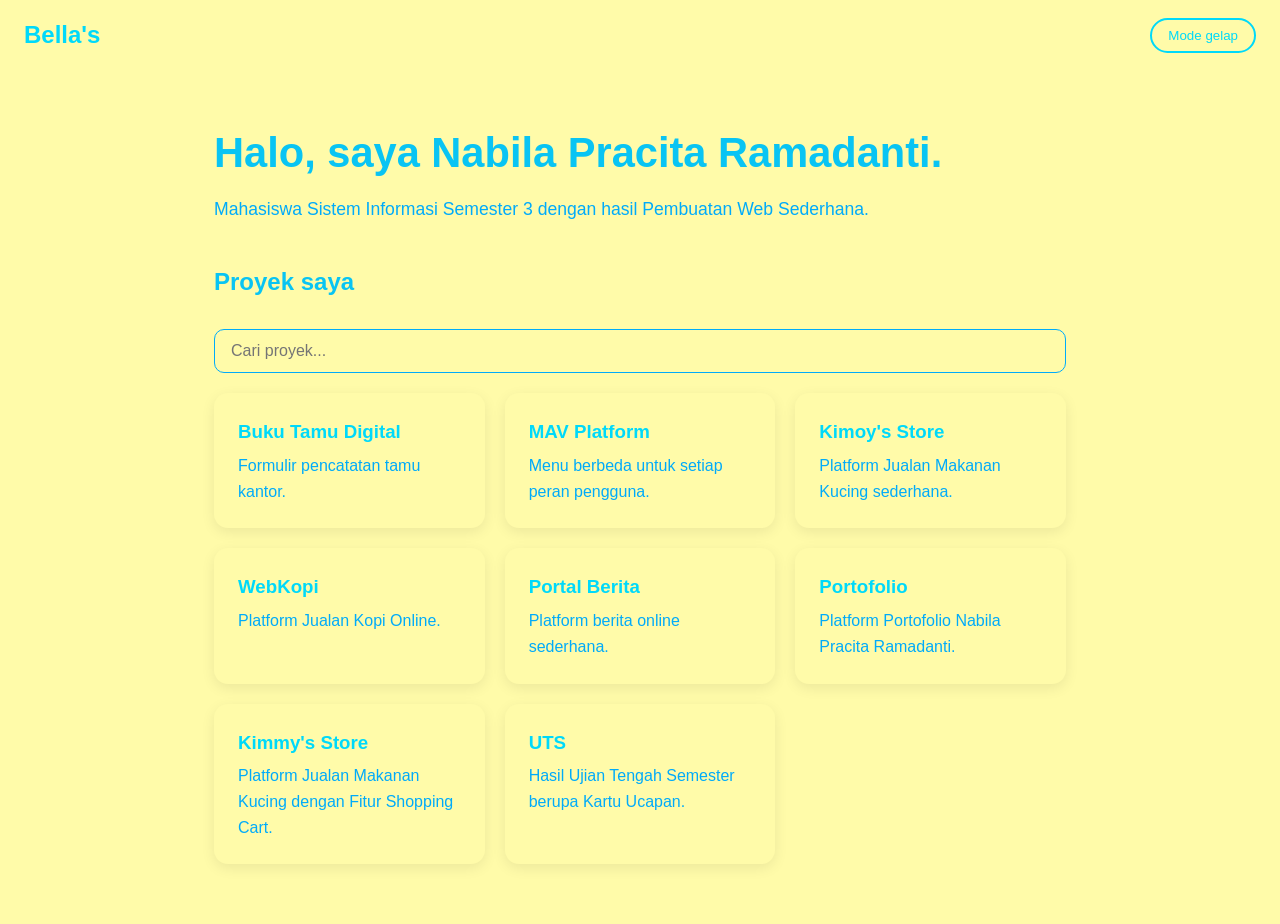
<file: index.html>
<!DOCTYPE html>
<html lang="id">
  <head>
    <meta charset="UTF-8">
    <meta name="viewport" content="width=device-width, initial-scale=1">
    <title>Portofolio Nabila Pracita Ramadanti</title>
    <!-- Menghubungkan file CSS -->
    <link rel="stylesheet" href="style.css">
  </head>
  <body>
    <!-- ==== Bagian atas ==== -->
    <header class="header">
      <h2 class="logo">Bella's</h2>
      <button id="tombol-tema">Mode gelap</button>
    </header>
    <main class="isi">
      <!-- ===== Perkenalan ===== -->
      <section class="perkenalan">
        <h1>Halo, saya Nabila Pracita Ramadanti.</h1>
        <p>Mahasiswa Sistem Informasi Semester 3 dengan hasil Pembuatan Web Sederhana.</p>
      </section>
      <!-- ===== Daftar proyek ===== -->
      <h2>Proyek saya</h2>
      <!-- Kotak pencarian (dipakai oleh script.js) -->
      <input type="text" id="cari" placeholder="Cari proyek...">
      <section class="daftar-proyek">
        <!-- Satu kartu = satu proyek.            href mengarah ke index.html di dalam folder proyek tersebut. -->
        <a class="kartu" href="buku-tamu-digital/index.html">
          <h3>Buku Tamu Digital</h3>
          <p>Formulir pencatatan tamu kantor.</p>
        </a>
        <a class="kartu" href="mav-platform/index.html">
          <h3>MAV Platform</h3>
          <p>Menu berbeda untuk setiap peran pengguna.</p>
        </a>
        <a class="kartu" href="kimoy'sstore/index.html">
          <h3>Kimoy's Store</h3>
          <p>Platform Jualan Makanan Kucing sederhana.</p>
        </a>
        <a class="kartu" href="webkopi/index.html">
          <h3>WebKopi</h3>
          <p>Platform Jualan Kopi Online.</p>
        </a>
        <a class="kartu" href="portalberita/portal_berita.html">
          <h3>Portal Berita</h3>
          <p>Platform berita online sederhana.</p>
        </a>
        <a class="kartu" href="portofolio/index.html">
          <h3>Portofolio</h3>
          <p>Platform Portofolio Nabila Pracita Ramadanti.</p>
        </a>
        <a class="kartu" href="kimmystore/index.html">
          <h3>Kimmy's Store</h3>
          <p>Platform Jualan Makanan Kucing dengan Fitur Shopping Cart.</p>
        </a>
        <a class="kartu" href="UTS/index.html">
          <h3>UTS</h3>
          <p>Hasil Ujian Tengah Semester berupa Kartu Ucapan.</p>
        </a>
      </section>
      <p id="pesan-kosong" class="pesan-kosong">Proyek tidak ditemukan.</p>
    </main>
    <!-- Menghubungkan file JavaScript (letakkan paling bawah) -->
    <script src="script.js"></script>
  </body>
</html>
</file>
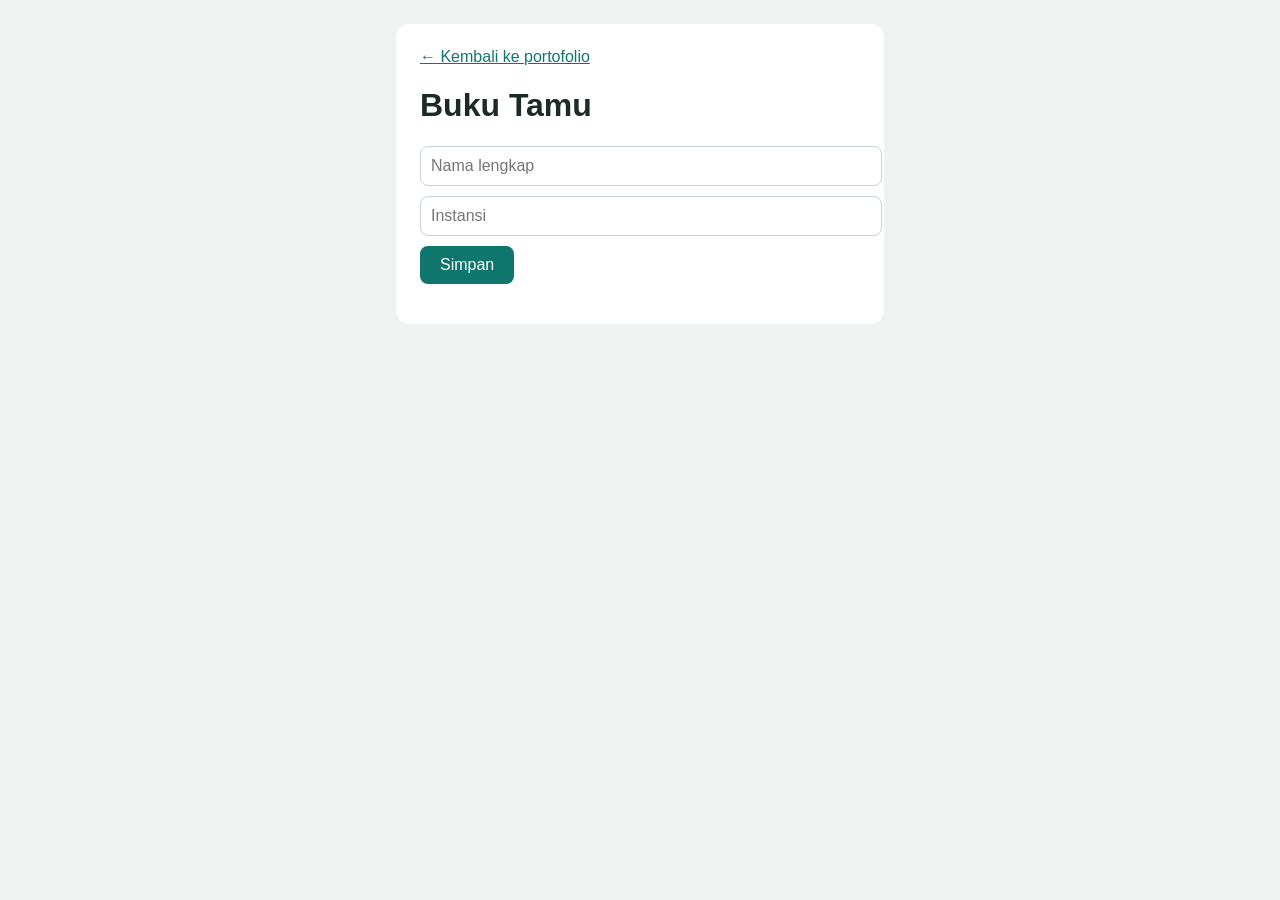
<file: buku-tamu-digital/index.html>
<!DOCTYPE html>
<html lang="id">
  <head>
    <meta charset="UTF-8">
    <meta name="viewport" content="width=device-width, initial-scale=1">
    <title>Buku Tamu Digital</title>
    <link rel="stylesheet" href="style.css">
  </head>
  <body>
    <div class="kotak">
      <!-- ../ artinya "naik satu folder", lalu buka index.html utama -->
      <a href="../index.html">&larr; Kembali ke portofolio</a>
      <h1>Buku Tamu</h1>
      <input id="nama" placeholder="Nama lengkap">
      <input id="instansi" placeholder="Instansi">
      <button id="simpan">Simpan</button>
      <ul id="daftar"></ul>
    </div>
    <script src="script.js"></script>
  </body>
</html>
</file>
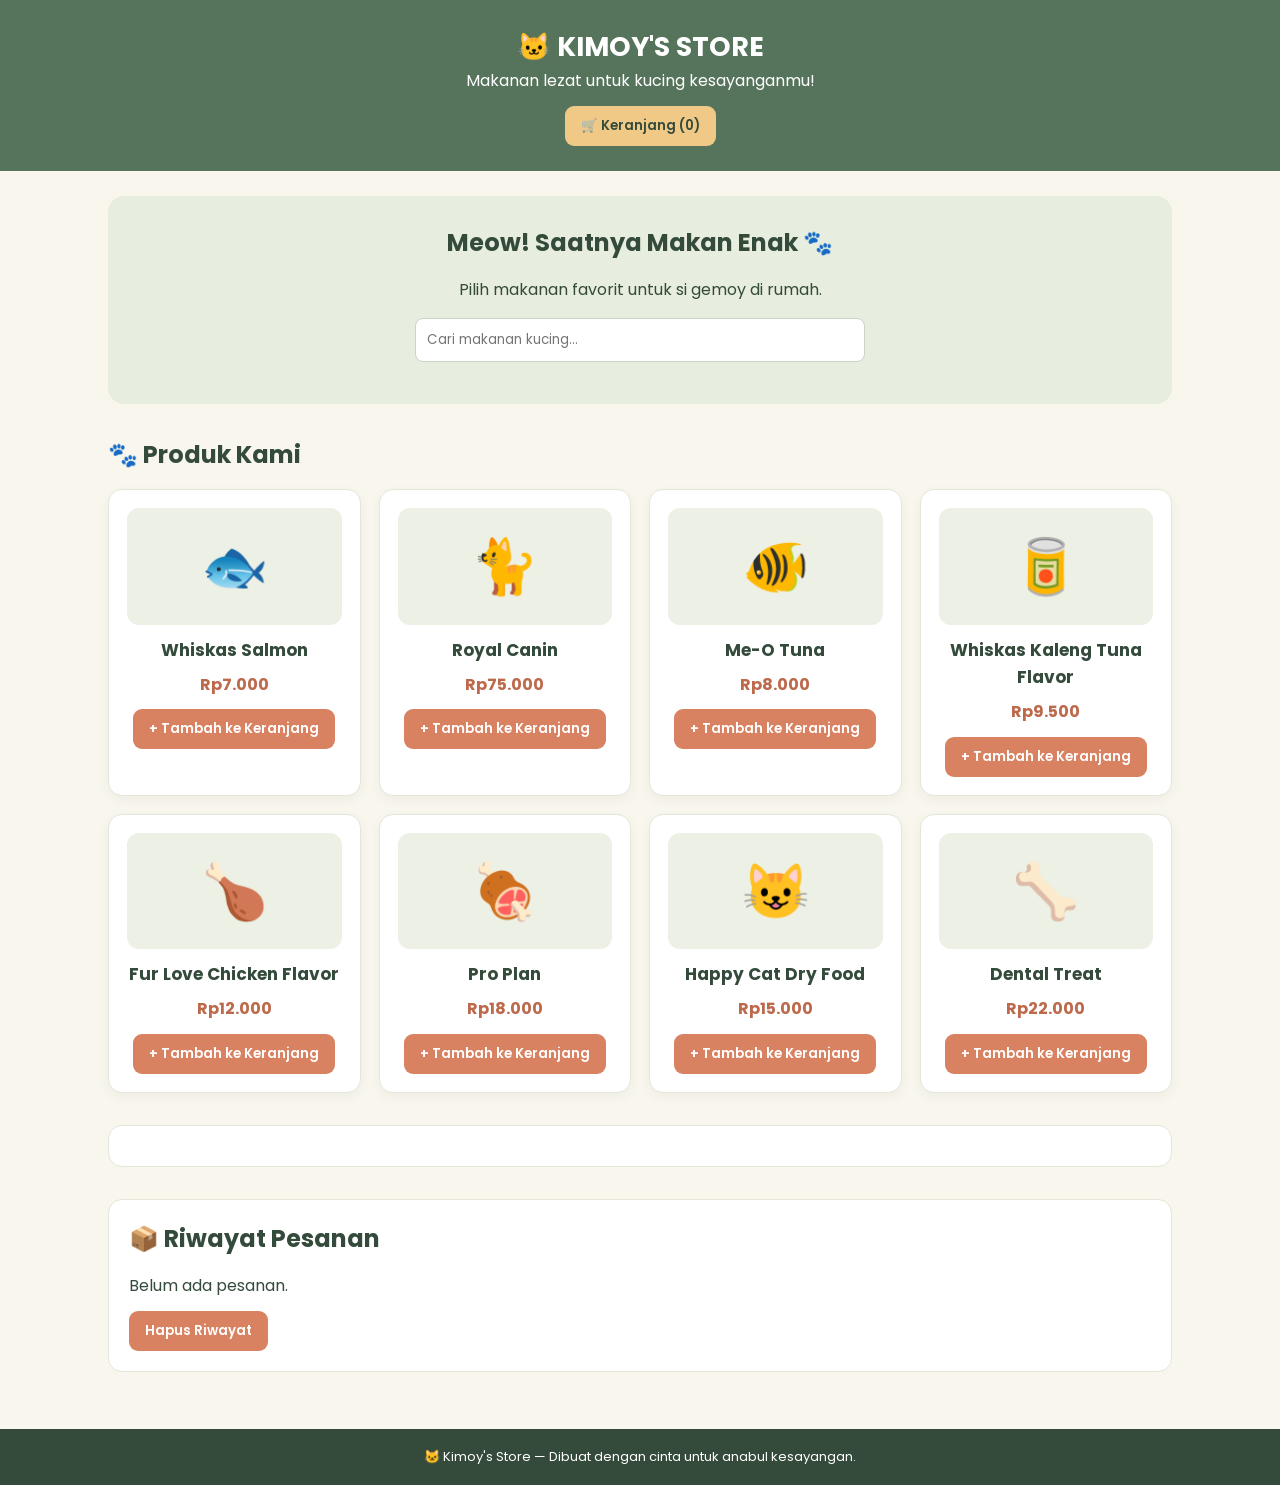
<file: kimoy'sstore/index.html>
<!DOCTYPE html>
<html lang="id">
<head>
    <meta charset="UTF-8">
    <meta name="viewport" content="width=device-width, initial-scale=1.0">
    <title>Kimoy's Store - Makanan Kucing</title>
    <link rel="stylesheet" href="style.css">
    <script src="https://code.jquery.com/jquery-3.7.1.min.js"></script>
</head>
<body>
    <header>
        <h1>🐱 KIMOY'S STORE</h1>
        <p>Makanan lezat untuk kucing kesayanganmu!</p>
        <button id="bukaKeranjang">🛒 Keranjang (<span id="jumlahKeranjang">0</span>)</button>
    </header>

    <main>
        <section class="hero">
            <h2>Meow! Saatnya Makan Enak 🐾</h2>
            <p>Pilih makanan favorit untuk si gemoy di rumah.</p>
            <input type="text" id="cariProduk" placeholder="Cari makanan kucing...">
        </section>

        <section>
            <h2>🐾 Produk Kami</h2>
            <div class="produk-container" id="daftarProduk"></div>
        </section>

        <section class="keranjang">
        <!-- POP-UP KERANJANG -->
        <div id="modalKeranjang" class="modal-keranjang">
            <div class="isi-modal-keranjang">
                <div class="header-modal-keranjang">
                    <h2>🛒 Keranjang Belanja</h2>
                    <button id="tutupKeranjang" class="tutup-keranjang">✕</button>
                </div>

                <div id="daftarKeranjang">
                    Keranjang masih kosong.
                </div>

                <div class="ringkasan-keranjang">
                    <p>Subtotal: <strong id="subtotal">Rp0</strong></p>
                    <p>Diskon: <strong id="diskon">Rp0</strong></p>
                    <h3>Total Bayar: <span id="totalBayar">Rp0</span></h3>

                    <div class="aksi-keranjang">
                        <button id="lanjutBelanja">Lanjut Belanja</button>
                        <button id="checkout">Checkout</button>
                    </div>
                </div>
            </div>
        </div>
        </section>

        <section class="riwayat">
            <h2>📦 Riwayat Pesanan</h2>
            <div id="daftarRiwayat">Belum ada pesanan.</div>
            <button id="hapusRiwayat">Hapus Riwayat</button>
        </section>
    </main>

    <div id="formPembeli" class="modal">
        <div class="modal-content">
            <button id="tutupForm" class="tutup">✕</button>
            <h2>📝 Data Pembeli</h2>
            <form id="formCheckout">
                <label>Nama Pembeli</label>
                <input type="text" id="namaPembeli" required>
                <label>Nomor HP</label>
                <input type="tel" id="nomorHP" placeholder="08xxxxxxxxxx" required>

                <label>Alamat Pengiriman</label>
                <textarea id="alamat" required></textarea>

                <button type="submit">Kirim Pesanan</button>
            </form>
        </div>
    </div>

    <footer>
        <p>🐱 Kimoy's Store — Dibuat dengan cinta untuk anabul kesayangan.</p>
    </footer>

    <script src="script.js"></script>
</body>
</html>
</file>
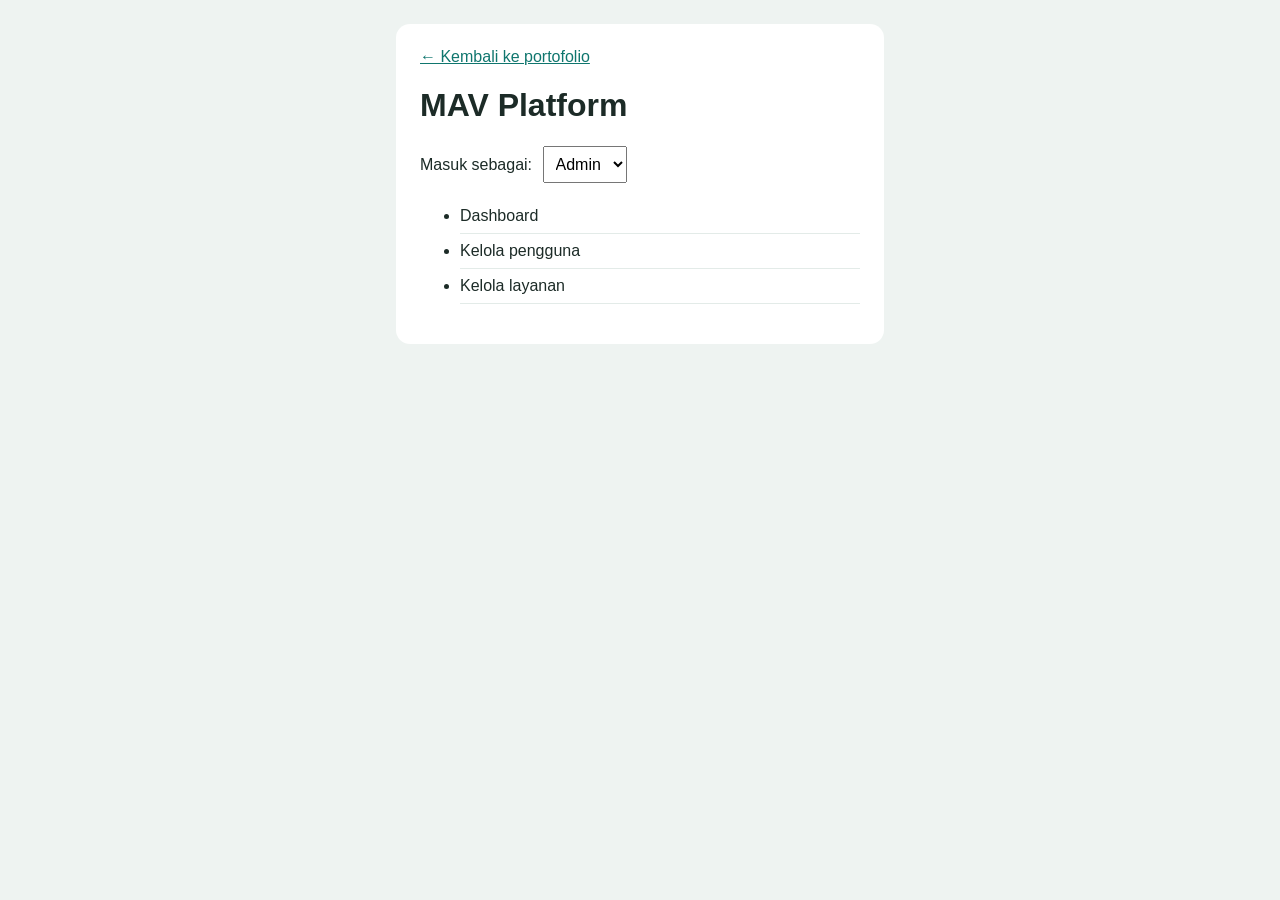
<file: mav-platform/index.html>
<!DOCTYPE html>
<html lang="id">
  <head>
    <meta charset="UTF-8">
    <meta name="viewport" content="width=device-width, initial-scale=1">
    <title>MAV Platform</title>
    <link rel="stylesheet" href="style.css">
  </head>
  <body>
    <div class="kotak">
      <a href="../index.html">&larr; Kembali ke portofolio</a>
      <h1>MAV Platform</h1>
      <label
        >Masuk sebagai:
        <select id="peran">
          <option value="admin">Admin</option>
          <option value="staf">Staf</option>
          <option value="tamu">Tamu</option>
        </select>
      </label>
      <ul id="menu"></ul>
    </div>
    <script src="script.js"></script>
  </body>
</html>
</file>
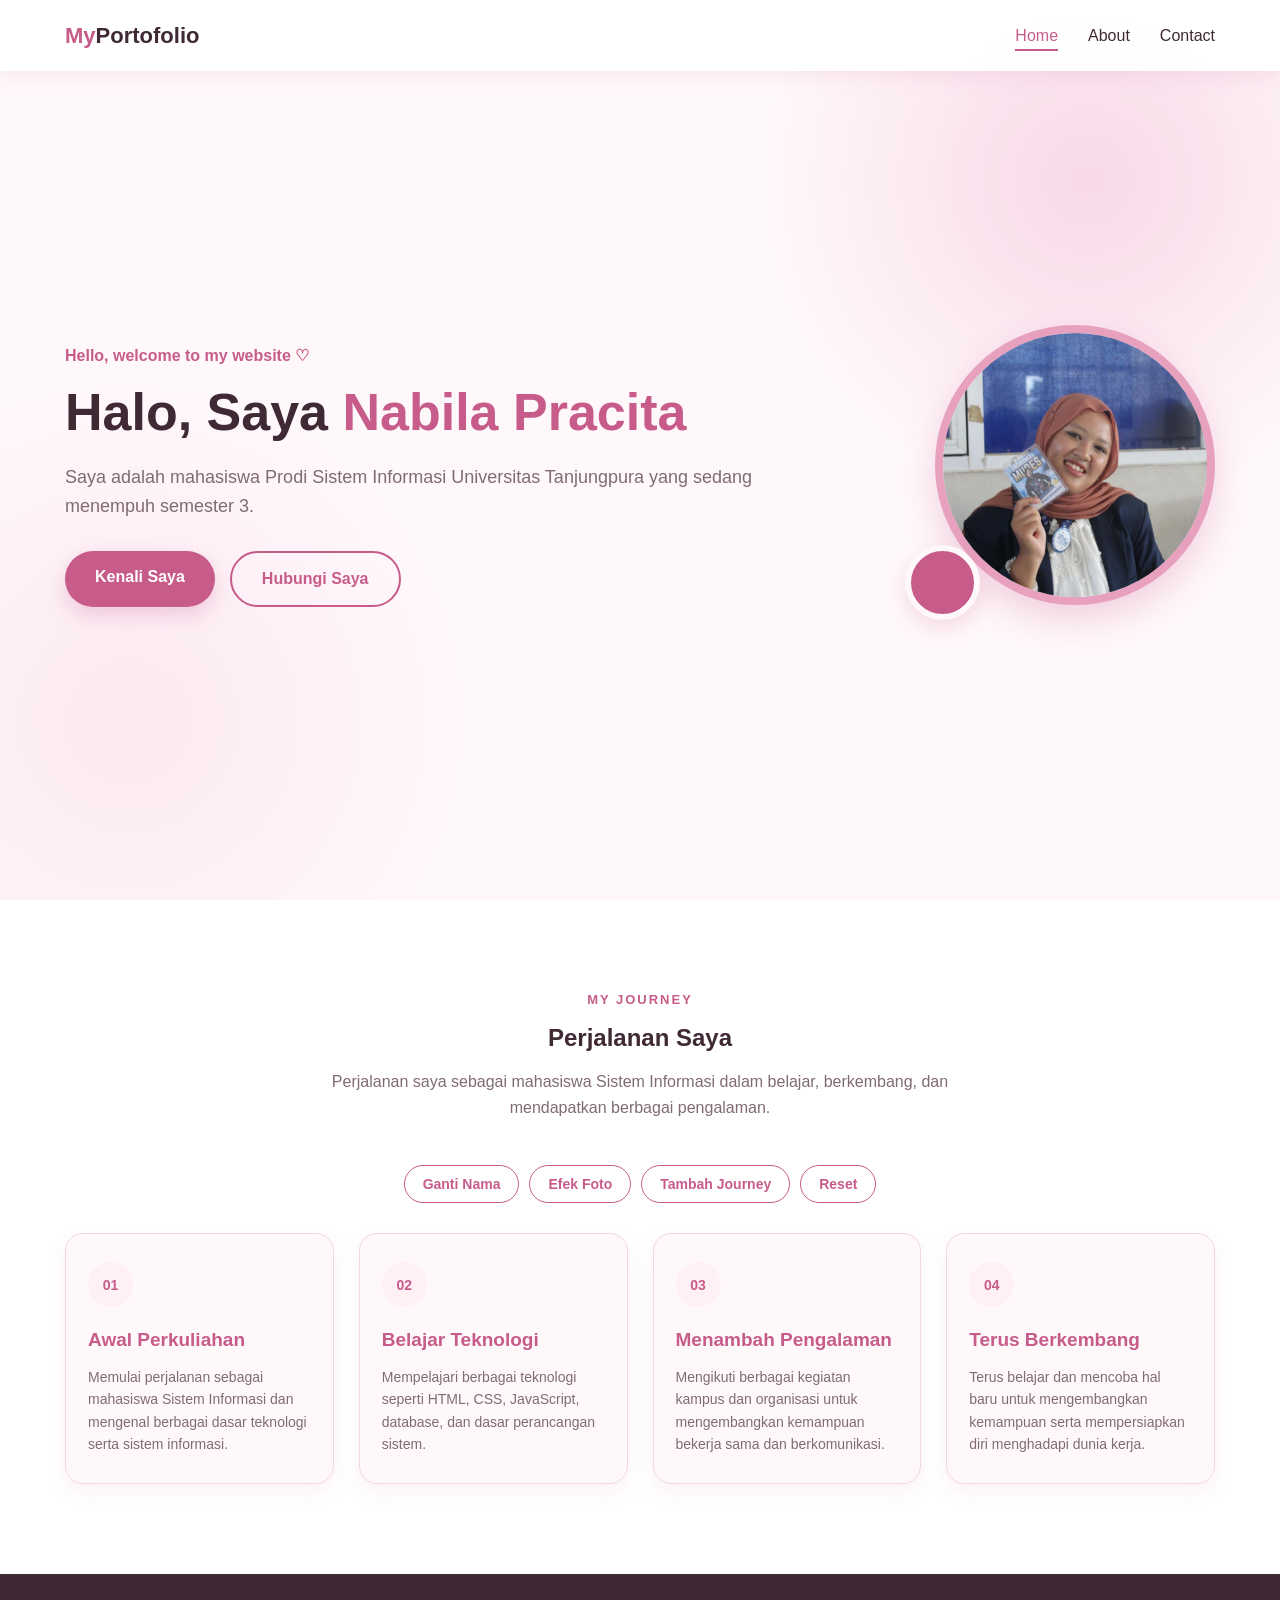
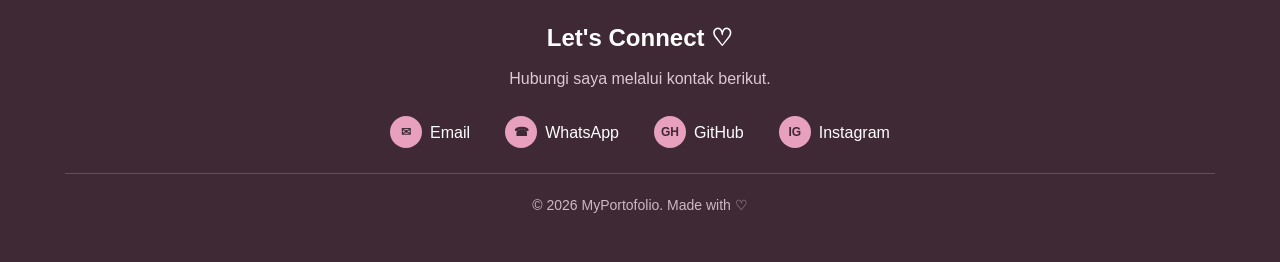
<file: portofolio/index.html>
<!DOCTYPE html>
<html lang="id">

<head>
    <meta charset="UTF-8">
    <meta name="viewport" content="width=device-width, initial-scale=1.0">

    <title>My Portofolio | Home</title>

    <link rel="stylesheet" href="css/style.css">
    <script src="https://code.jquery.com/jquery-3.7.1.min.js"></script>
</head>

<body>

    <!-- NAVIGATION -->
    <header class="top-header">

        <nav class="navbar">

            <div class="container nav-container">

                <a href="index.html" class="brand">
                    My<span>Portofolio</span>
                </a>

                <ul class="nav-menu">

                    <li>
                        <a href="index.html" class="active">
                            Home
                        </a>
                    </li>

                    <li>
                        <a href="about.html">
                            About
                        </a>
                    </li>

                    <li>
                        <a href="contact.html">
                            Contact
                        </a>
                    </li>

                </ul>

            </div>

        </nav>

    </header>


    <!-- HERO -->
    <main>

        <section class="hero-section">

            <div class="container hero-container">

                <div class="hero-content">

                    <p class="hero-greeting">
                        Hello, welcome to my website ♡
                    </p>

                    <h1>
                        Halo, Saya
                        <span id="typing-text"></span>
                    </h1>

                    <p class="hero-description">
                        Saya adalah mahasiswa Prodi Sistem Informasi
                        Universitas Tanjungpura yang sedang menempuh
                        semester 3.
                    </p>

                    <div class="hero-action">

                        <a href="about.html" class="btn">
                            Kenali Saya
                        </a>

                        <a href="contact.html" class="btn btn-outline">
                            Hubungi Saya
                        </a>

                    </div>

                </div>


                <!-- FOTO PROFIL -->
                <div class="hero-decoration">

                    <div class="pink-circle">

                        <img
                            src="images/fotoku8.jpeg"
                            alt="Foto Profil">

                    </div>

                    <div class="small-circle"></div>

                </div>

            </div>

        </section>


        <!-- My Journey -->
        <section class="journey-section">

            <div class="container">

                <div class="section-heading">

                    <p class="section-label">
                        MY JOURNEY
                    </p>

                    <h2>
                        Perjalanan Saya
                    </h2>

                    <p>
                        Perjalanan saya sebagai mahasiswa Sistem Informasi
                        dalam belajar, berkembang, dan mendapatkan berbagai pengalaman.
                    </p>

                </div>

                <div class="journey-buttons">
                    <button id="btnGantiNama">Ganti Nama</button>
                    <button id="btnEfekFoto">Efek Foto</button>
                    <button id="btnTambahJourney">Tambah Journey</button>
                    <button id="btnReset">Reset</button>
                </div>
                <!-- Card akan dibuat oleh JavaScript -->
                <div class="journey-grid" id="journey-grid"></div>

            </div>

        </section>

    <!-- FOOTER -->
    </main>
    <footer class="site-footer">

        <div class="container footer-content">

            <div class="footer-title">

                <h3>
                    Let's Connect ♡
                </h3>

                <p>
                    Hubungi saya melalui kontak berikut.
                </p>

            </div>


            <div class="footer-links">

                <a
                    href="mailto:nabilapract@email.com"
                    class="footer-item">

                    <span class="icon">
                        ✉
                    </span>

                    <span>
                        Email
                    </span>

                </a>


                <a
                    href="tel:085754402279"
                    class="footer-item">

                    <span class="icon">
                        ☎
                    </span>

                    <span>
                        WhatsApp
                    </span>

                </a>


                <a
                    href="https://github.com/NabilaPracita"
                    class="footer-item">

                    <span class="icon">
                        GH
                    </span>

                    <span>
                        GitHub
                    </span>

                </a>


                <a
                    href="https://www.instagram.com/nblaprct?stkn=MTR3OWU1bWFqN3VqZA%3D%3D&utm_source=qr"
                    class="footer-item">

                    <span class="icon">
                        IG
                    </span>

                    <span>
                        Instagram
                    </span>

                </a>

            </div>


            <div class="copyright">

                <p>
                    &copy; 2026 MyPortofolio. Made with ♡
                </p>

            </div>

        </div>

    </footer>


    <script src="js/main.js"></script>

</body>

</html>
</file>
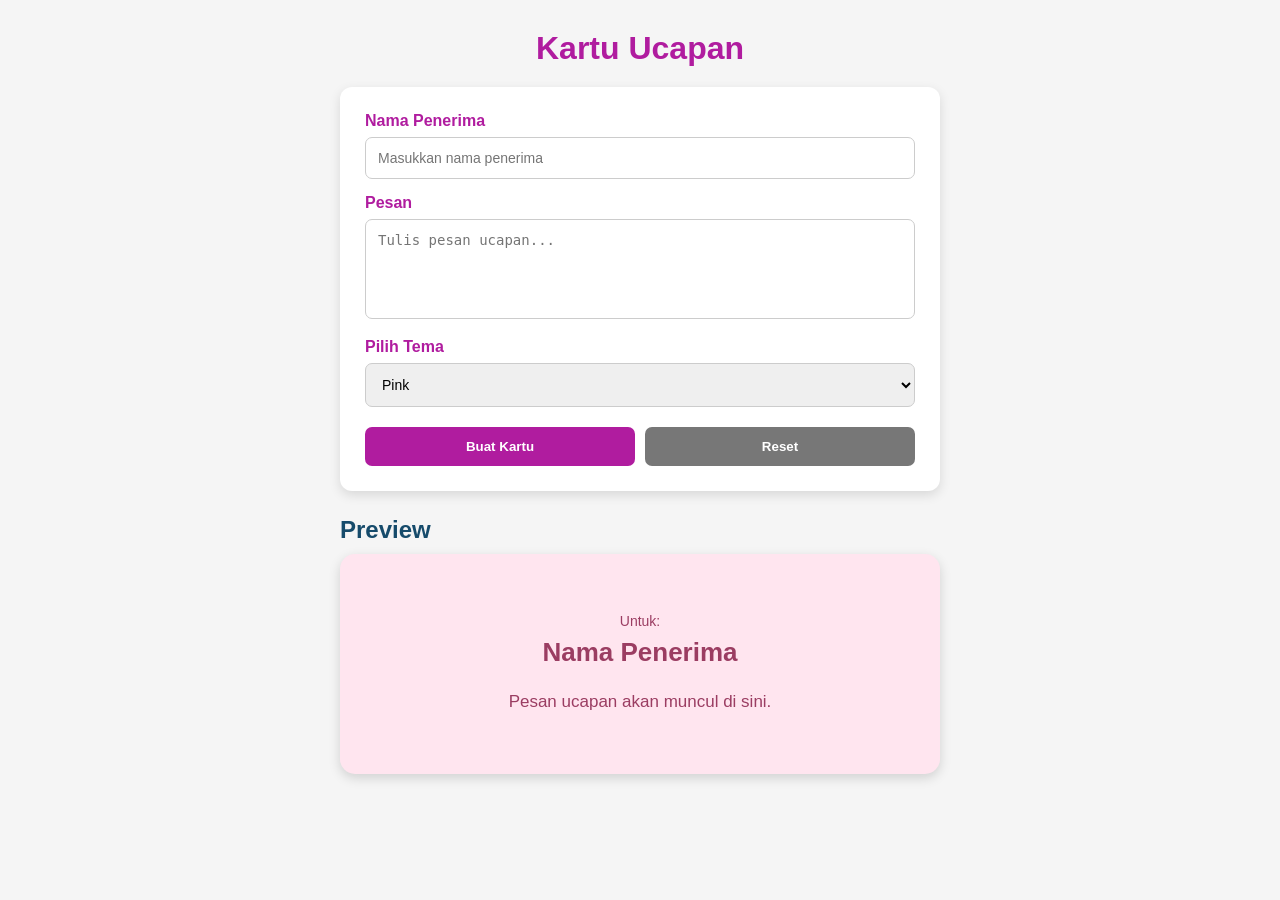
<file: UTS/index.html>
<!DOCTYPE html>
<html lang="id">
<head>
    <meta charset="UTF-8">
    <meta name="viewport" content="width=device-width, initial-scale=1.0">
    <title>Kartu Ucapan</title>
    <link rel="stylesheet" href="style.css">
</head>
<body>
    <main class="container">
        <h1>Kartu Ucapan</h1>
        <div class="form-card">
            <label for="penerima">Nama Penerima</label>
            <input
                type="text"
                id="penerima"
                placeholder="Masukkan nama penerima">
            <label for="pesan">Pesan</label>
            <textarea id="pesan" placeholder="Tulis pesan ucapan..."></textarea>
            <label for="tema">Pilih Tema</label>
            <select id="tema">
                <option value="pink">Pink</option>
                <option value="biru">Biru</option>
                <option value="hijau">Hijau</option>
                <option value="ungu">Ungu</option>
            </select>
            <div class="buttons">
                <button id="buatKartu">Buat Kartu</button>
                <button id="reset" class="reset">Reset</button>
            </div>
        </div>

        <div class="preview">
            <h2>Preview</h2>
            <div id="kartu" class="kartu pink">
                <p class="untuk">Untuk:</p>
                <h3 id="previewPenerima">
                    Nama Penerima
                </h3>
                <p id="previewPesan">
                    Pesan ucapan akan muncul di sini.
                </p>
            </div>
        </div>
    </main>
    <script src="main.js"></script>

</body>
</html>
</file>
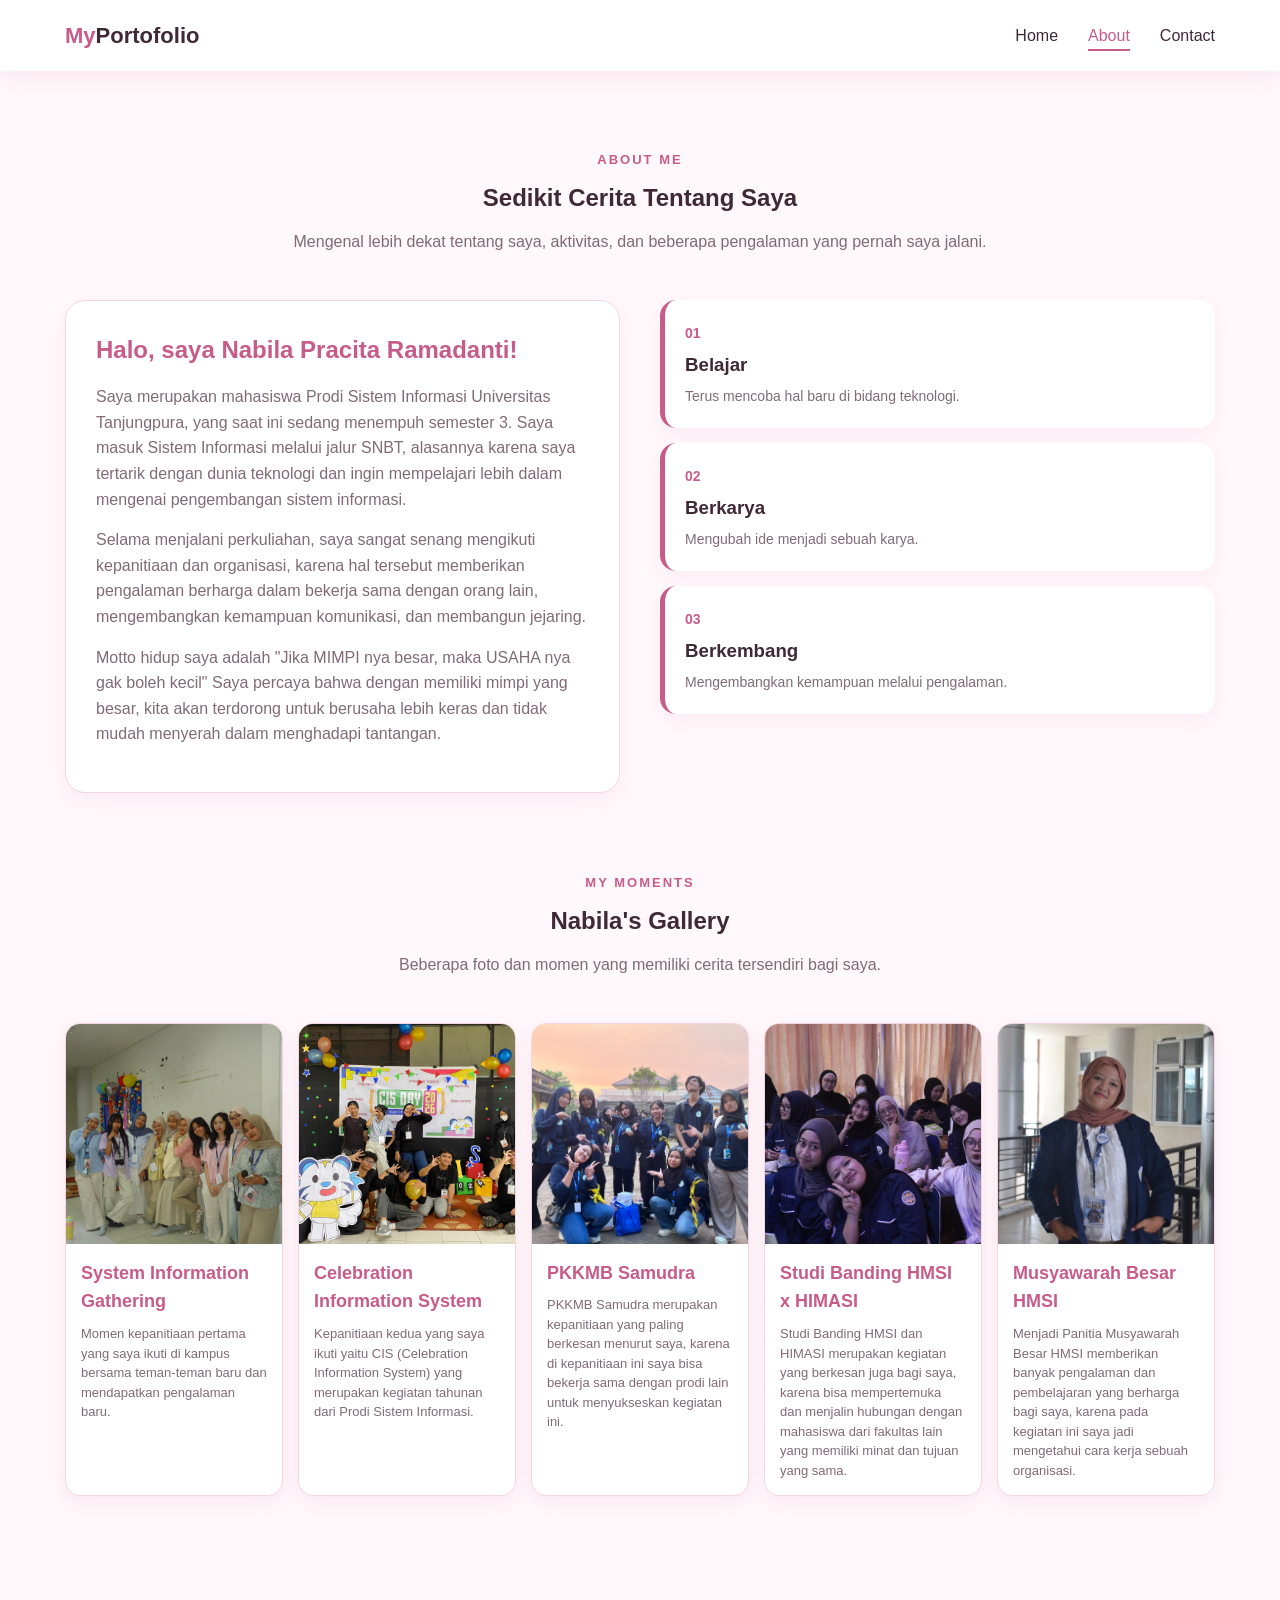
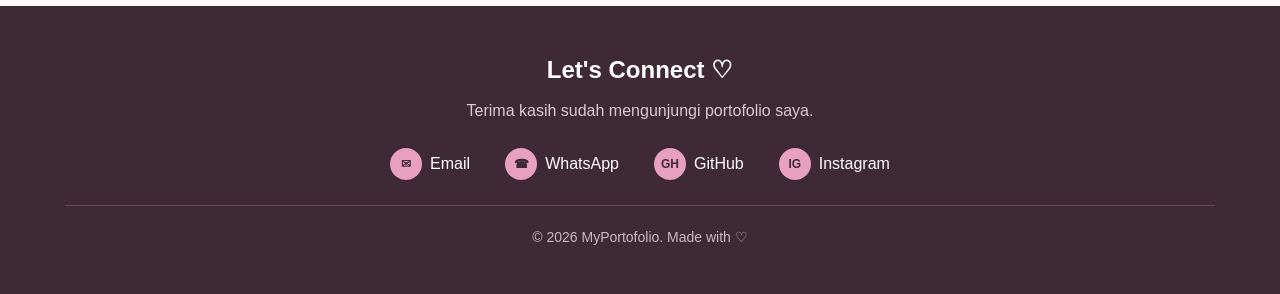
<file: portofolio/about.html>
<!DOCTYPE html>
<html lang="id">

<head>
    <meta charset="UTF-8">
    <meta name="viewport" content="width=device-width, initial-scale=1.0">

    <title>Portofolio | About</title>

    <link rel="stylesheet" href="css/style.css">
    <script src="https://code.jquery.com/jquery-3.7.1.min.js"></script>
</head>

<body>

    <!-- NAVBAR -->
    <header class="top-header">

        <nav class="navbar">

            <div class="container nav-container">

                <a href="index.html" class="brand">
                    My<span>Portofolio</span>
                </a>

                <ul class="nav-menu">

                    <li>
                        <a href="index.html">Home</a>
                    </li>

                    <li>
                        <a href="about.html" class="active">About</a>
                    </li>

                    <li>
                        <a href="contact.html">Contact</a>
                    </li>

                </ul>

            </div>

        </nav>

    </header>


    <!-- ABOUT -->
    <main>

        <section class="about-section">

            <div class="container">

                <div class="section-heading">

                    <p class="section-label">
                        ABOUT ME
                    </p>

                    <h1>
                        Sedikit Cerita Tentang Saya
                    </h1>

                    <p>
                        Mengenal lebih dekat tentang saya,
                        aktivitas, dan beberapa pengalaman yang
                        pernah saya jalani.
                    </p>

                </div>


                <div class="about-content">

                    <div class="about-text">

                        <h2>
                            Halo, saya Nabila Pracita Ramadanti!
                        </h2>

                        <p>
                            Saya merupakan mahasiswa Prodi Sistem Informasi Universitas Tanjungpura,
                            yang saat ini sedang menempuh semester 3. Saya masuk Sistem Informasi
                            melalui jalur SNBT, alasannya karena saya tertarik dengan dunia teknologi
                            dan ingin mempelajari lebih dalam mengenai pengembangan sistem informasi.
                        </p>

                        <p>
                            Selama menjalani perkuliahan, saya sangat senang mengikuti kepanitiaan
                            dan organisasi, karena hal tersebut memberikan pengalaman berharga dalam bekerja sama
                            dengan orang lain, mengembangkan kemampuan komunikasi, dan membangun jejaring.
                        </p>

                        <p>
                            Motto hidup saya adalah
                            "Jika MIMPI nya besar, maka USAHA nya gak boleh kecil"
                            Saya percaya bahwa dengan memiliki mimpi yang besar,
                            kita akan terdorong untuk berusaha lebih keras dan
                            tidak mudah menyerah dalam menghadapi tantangan.
                        </p>

                    </div>


                    <div class="about-highlight">

                        <div class="highlight-box">
                            <span>01</span>
                            <h3>Belajar</h3>
                            <p>
                                Terus mencoba hal baru
                                di bidang teknologi.
                            </p>
                        </div>

                        <div class="highlight-box">
                            <span>02</span>
                            <h3>Berkarya</h3>
                            <p>
                                Mengubah ide menjadi
                                sebuah karya.
                            </p>
                        </div>

                        <div class="highlight-box">
                            <span>03</span>
                            <h3>Berkembang</h3>
                            <p>
                                Mengembangkan kemampuan
                                melalui pengalaman.
                            </p>
                        </div>

                    </div>

                </div>


                <!-- NABILA'S GALLERY -->
                <section class="gallery">

                    <div class="section-heading">

                        <p class="section-label">
                            MY MOMENTS
                        </p>

                        <h2>
                            Nabila's Gallery
                        </h2>

                        <p class="gallery-intro">
                            Beberapa foto dan momen yang memiliki
                            cerita tersendiri bagi saya.
                        </p>

                    </div>


                    <div class="gallery-grid">

                        <!-- FOTO 1 -->
                        <article class="gallery-card">

                            <div class="gallery-image">
                                <img
                                    src="images/sig.jpeg"
                                    alt="System Information Gathering">
                            </div>

                            <div class="gallery-info">

                                <h3>
                                    System Information Gathering
                                </h3>

                                <p>
                                    Momen kepanitiaan pertama yang saya ikuti di
                                    kampus bersama teman-teman baru dan
                                    mendapatkan pengalaman baru.
                                </p>

                            </div>

                        </article>


                        <!-- FOTO 2 -->
                        <article class="gallery-card">

                            <div class="gallery-image">
                                <img
                                    src="images/cis.jpeg"
                                    alt="Celebration Information System">
                            </div>

                            <div class="gallery-info">

                                <h3>
                                    Celebration Information System
                                </h3>

                                <p>
                                    Kepanitiaan kedua yang saya ikuti yaitu
                                    CIS (Celebration Information System) yang merupakan
                                    kegiatan tahunan dari Prodi Sistem Informasi.
                                </p>

                            </div>

                        </article>


                        <!-- FOTO 3 -->
                        <article class="gallery-card">

                            <div class="gallery-image">
                                <img
                                    src="images/pkkmbkonsum.jpeg"
                                    alt="PKKMB Samudra">
                            </div>

                            <div class="gallery-info">

                                <h3>
                                    PKKMB Samudra
                                </h3>

                                <p>
                                    PKKMB Samudra merupakan kepanitiaan yang paling berkesan
                                    menurut saya, karena di kepanitiaan ini saya bisa
                                    bekerja sama dengan prodi lain untuk menyukseskan kegiatan ini.
                                </p>

                            </div>

                        </article>


                        <!-- FOTO 4 -->
                        <article class="gallery-card">

                            <div class="gallery-image">
                                <img
                                    src="images/stubadhmsi.jpeg"
                                    alt="Studi Banding HMSI x HIMASI">
                            </div>

                            <div class="gallery-info">

                                <h3>
                                    Studi Banding HMSI x HIMASI
                                </h3>

                                <p>
                                    Studi Banding HMSI dan HIMASI merupakan kegiatan yang
                                    berkesan juga bagi saya, karena bisa mempertemuka dan menjalin
                                    hubungan dengan mahasiswa dari fakultas lain yang
                                    memiliki minat dan tujuan yang sama.
                                </p>

                            </div>

                        </article>


                        <!-- FOTO 5 -->
                        <article class="gallery-card">

                            <div class="gallery-image">
                                <img
                                    src="images/mubes.jpeg"
                                    alt="Musyawarah Besar HMSI">
                            </div>

                            <div class="gallery-info">

                                <h3>
                                    Musyawarah Besar HMSI
                                </h3>

                                <p>
                                    Menjadi Panitia Musyawarah Besar HMSI memberikan banyak
                                    pengalaman dan pembelajaran yang berharga bagi saya, karena
                                    pada kegiatan ini saya jadi mengetahui cara kerja sebuah
                                    organisasi.
                                </p>

                            </div>

                        </article>

                    </div>

                </section>

            </div>

        </section>

    </main>


    <!-- FOOTER -->
    <footer class="site-footer">

        <div class="container footer-content">

            <div class="footer-title">

                <h3>Let's Connect ♡</h3>

                <p>
                    Terima kasih sudah mengunjungi portofolio saya.
                </p>

            </div>


            <div class="footer-links">

                <a href="mailto:nabilapract@email.com"
                   class="footer-item">

                    <span class="icon">✉</span>
                    <span>Email</span>

                </a>

                <a href="tel:080758702279"
                   class="footer-item">

                    <span class="icon">☎</span>
                    <span>WhatsApp</span>

                </a>

                <a href="https://github.com/"
                   class="footer-item">

                    <span class="icon">GH</span>
                    <span>GitHub</span>

                </a>

                <a href="https://instagram.com/"
                   class="footer-item">

                    <span class="icon">IG</span>
                    <span>Instagram</span>

                </a>

            </div>


            <div class="copyright">
                &copy; 2026 MyPortofolio. Made with ♡
            </div>

        </div>

    </footer>

</body>

</html>
</file>
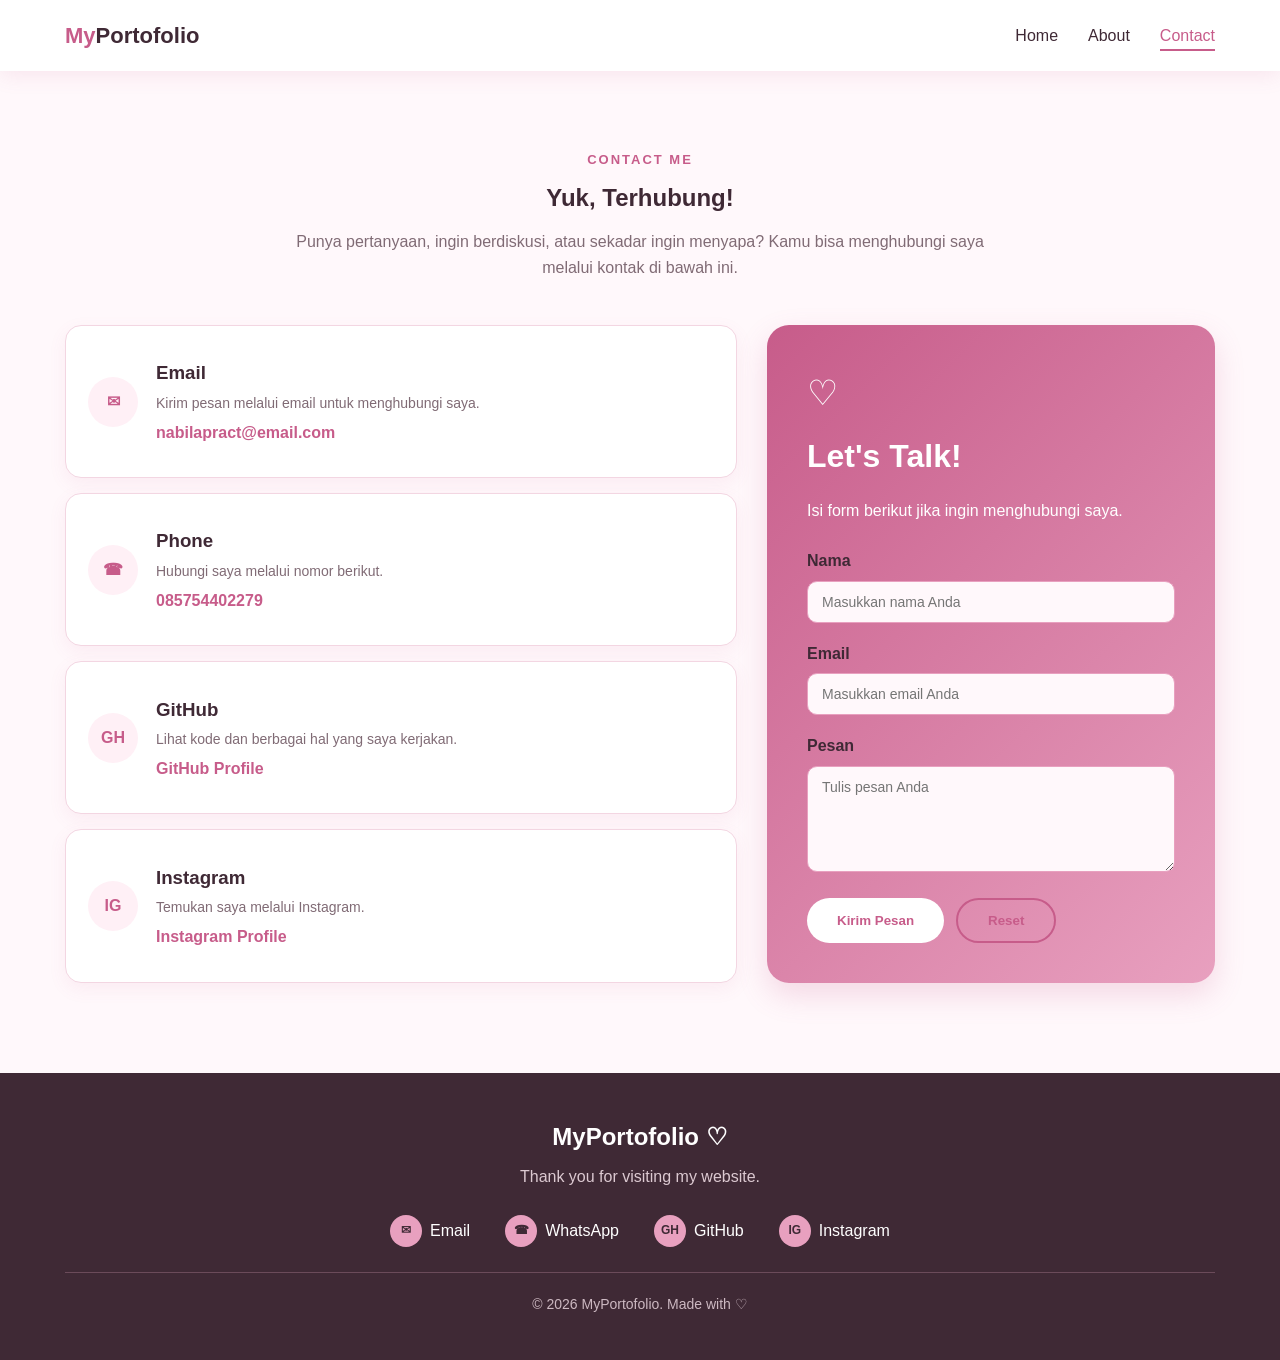
<file: portofolio/contact.html>
<!DOCTYPE html>
<html lang="id">

<head>
    <meta charset="UTF-8">
    <meta name="viewport" content="width=device-width, initial-scale=1.0">

    <title>My Portofolio | Contact</title>

    <link rel="stylesheet" href="css/style.css">
    <script src="https://code.jquery.com/jquery-3.7.1.min.js"></script>
</head>

<body>

    <!-- NAVIGATION -->
    <header class="top-header">
        <nav class="navbar">
            <div class="container nav-container">
                <a href="index.html" class="brand">
                    My<span>Portofolio</span>
                </a>
                <ul class="nav-menu">
                    <li>
                        <a href="index.html">
                            Home
                        </a>
                    </li>
                    <li>
                        <a href="about.html">
                            About
                        </a>
                    </li>
                    <li>
                        <a href="contact.html" class="active">
                            Contact
                        </a>
                    </li>
                </ul>
            </div>
        </nav>
    </header>
    <!-- CONTACT -->
    <main>
        <section class="contact-section">
            <div class="container">
                <div class="section-heading">
                    <p class="section-label">
                        CONTACT ME
                    </p>
                    <h1>
                        Yuk, Terhubung!
                    </h1>
                    <p>
                        Punya pertanyaan, ingin berdiskusi,
                        atau sekadar ingin menyapa?
                        Kamu bisa menghubungi saya melalui
                        kontak di bawah ini.
                    </p>
                </div>
                <div class="contact-content">
                    <!-- CONTACT INFORMATION -->
                    <div class="contact-info">
                        <div class="contact-card">
                            <div class="contact-icon">
                                ✉
                            </div>
                            <div>
                                <h3>
                                    Email
                                </h3>
                                <p>
                                    Kirim pesan melalui email
                                    untuk menghubungi saya.
                                </p>
                                <a href="mailto:nabilapract@email.com">
                                    nabilapract@email.com
                                </a>
                            </div>
                        </div>
                        <div class="contact-card">
                            <div class="contact-icon">
                                ☎
                            </div>
                            <div>
                                <h3>
                                    Phone
                                </h3>
                                <p>
                                    Hubungi saya melalui
                                    nomor berikut.
                                </p>
                                <a href="tel:085754402279">
                                    085754402279
                                </a>
                            </div>
                        </div>
                        <div class="contact-card">
                            <div class="contact-icon">
                                GH
                            </div>
                            <div>
                                <h3>
                                    GitHub
                                </h3>
                                <p>
                                    Lihat kode dan berbagai
                                    hal yang saya kerjakan.
                                </p>
                                <a href="http://github.com/NabilaPracita">
                                    GitHub Profile
                                </a>
                            </div>
                        </div>

                        <div class="contact-card">
                            <div class="contact-icon">
                                IG
                            </div>
                            <div>
                                <h3>
                                    Instagram
                                </h3>
                                <p>
                                    Temukan saya melalui
                                    Instagram.
                                </p>
                                <a href="https://www.instagram.com/nblaprct?stkn=MTR3OWU1bWFqN3VqZA%3D%3D&utm_source=qr">
                                    Instagram Profile
                                </a>
                            </div>
                        </div>
                    </div>

                    <!-- MESSAGE -->
                <div class="contact-message">
                    <div class="message-box">
                        <span class="message-decoration">
                            ♡
                        </span>
                        <h2>
                            Let's Talk!
                        </h2>
                        <p>
                            Isi form berikut jika ingin menghubungi saya.
                        </p>
                        <form id="contactForm">
                            <!-- Nama -->
                            <div class="form-group">
                                <label for="nama">
                                    Nama
                                </label>
                                <input
                                    type="text"
                                    id="nama"
                                    placeholder="Masukkan nama Anda">
                                <small
                                    id="errorNama"
                                    class="error-message">
                                </small>
                            </div>
                            <!-- Email -->
                            <div class="form-group">
                                <label for="email">
                                    Email
                                </label>
                                <input
                                    type="email"
                                    id="email"
                                    placeholder="Masukkan email Anda">
                                <small
                                    id="errorEmail"
                                    class="error-message">
                                </small>
                            </div>
                            <!-- Pesan -->
                            <div class="form-group">
                                <label for="pesan">
                                    Pesan
                                </label>
                                <textarea
                                    id="pesan"
                                    rows="5"
                                    placeholder="Tulis pesan Anda"></textarea>
                                <small
                                    id="errorPesan"
                                    class="error-message">
                                </small>
                            </div>
                            <!-- Tombol -->
                            <div class="form-buttons">
                                <button
                                    type="submit"
                                    class="btn">
                                    Kirim Pesan
                                </button>
                                <button
                                    type="reset"
                                    id="resetForm"
                                    class="btn btn-outline">
                                    Reset
                                </button>
                            </div>
                            <!-- Pesan berhasil -->
                            <p
                                id="successMessage"
                                class="success-message">
                            </p>
                        </form>
                    </div>
                </div>

            </div>

         </div>
        </section>
    </main>
    <!-- FOOTER -->
    <footer class="site-footer">
        <div class="container footer-content">
            <div class="footer-title">
                <h3>
                    MyPortofolio ♡
                </h3>
                <p>
                    Thank you for visiting my website.
                </p>
            </div>
            <div class="footer-links">
                <a
                    href="mailto:nabilapract@email.com"
                    class="footer-item">
                    <span class="icon">
                        ✉
                    </span>
                    <span>
                        Email
                    </span>
                </a>
                <a
                    href="tel:080758702279"
                    class="footer-item">
                    <span class="icon">
                        ☎
                    </span>
                    <span>
                        WhatsApp
                    </span>
                </a>
                <a
                    href="https://github.com/"
                    class="footer-item">
                    <span class="icon">
                        GH
                    </span>
                    <span>
                        GitHub
                    </span>
                </a>
                <a
                    href="https://instagram.com/"
                    class="footer-item">
                    <span class="icon">
                        IG
                    </span>
                    <span>
                        Instagram
                    </span>
                </a>
            </div>
            <div class="copyright">
                <p>
                    &copy; 2026 MyPortofolio. Made with ♡
                </p>
            </div>
        </div>
    </footer>
</body>

</html>
</file>
<file: style.css>
/* ===== 1. Warna ===== Variabel CSS: ubah warna cukup di sini saja. */
:root {
  --latar: #fffba9;
  --kartu: #fffba9;
  --teks: #09c4f3;
  --teks-pudar: hsl(199, 100%, 49%);
  --aksen: hsl(188, 100%, 49%);
} /* Saat body diberi class "gelap" oleh JavaScript, warna berganti */
body.gelap {
  --latar: #121a18;
  --kartu: #1b2623;
  --teks: #e6efec;
  --teks-pudar: #94a8a1;
  --aksen: #5fd1c4;
} /* ===== 2. Dasar halaman ===== */
* {
  box-sizing: border-box;
}
body {
  margin: 0;
  font-family: Arial, sans-serif;
  line-height: 1.6;
  background: var(--latar);
  color: var(--teks);
} /* ==== 3. Bagian atas ==== */
.header {
  display: flex;
  justify-content: space-between;
  align-items: center;
  padding: 16px 24px;
}
.logo {
  margin: 0;
  color: var(--aksen);
}
#tombol-tema {
  padding: 8px 16px;
  border: 2px solid var(--aksen);
  border-radius: 20px;
  background: transparent;
  color: var(--aksen);
  cursor: pointer;
} /* ===== 4. Isi halaman ===== */
.isi {
  max-width: 900px;
  margin: 0 auto;
  padding: 0 24px 60px;
}
.perkenalan {
  padding: 50px 0 20px;
}
.perkenalan h1 {
  font-size: 2.6rem;
  margin: 0 0 8px;
}
.perkenalan p {
  color: var(--teks-pudar);
  font-size: 1.1rem;
  margin: 0;
} /* ===== 5. Pencarian ===== */
#cari {
  width: 100%;
  padding: 12px 16px;
  margin: 8px 0 20px;
  border: 1px solid var(--teks-pudar);
  border-radius: 10px;
  font-size: 1rem;
  background: var(--kartu);
  color: var(--teks);
} /* ==== 6. Kartu proyek ==== */
.daftar-proyek {
  display: grid;
  grid-template-columns: repeat(auto-fill, minmax(250px, 1fr));
  gap: 20px;
}
.kartu {
  display: block;
  padding: 24px;
  background: var(--kartu);
  border-radius: 14px;
  box-shadow: 0 4px 14px rgba(0, 0, 0, 0.08);
  color: inherit;
  text-decoration: none;
  transition: transform 0.2s;
}
.kartu:hover {
  transform: translateY(-4px);}
.kartu h3 {
  margin: 0 0 6px;
  color: var(--aksen);
}
.kartu p {
  margin: 0;
  color: var(--teks-pudar);
} /* Pesan "tidak ditemukan" disembunyikan dulu */
.pesan-kosong {
  display: none;
  color: var(--teks-pudar);
}
</file>
<file: buku-tamu-digital/style.css>
body {
  font-family: Arial, sans-serif;
  background: #eef3f1;
  margin: 0;
  padding: 24px;
  color: #1c2b27;
}
.kotak {
  max-width: 440px;
  margin: 0 auto;
  background: #fff;
  padding: 24px;
  border-radius: 14px;
}
a {
  color: #0f766e;
}
input {
  display: block;
  width: 100%;
  padding: 10px;
  margin: 10px 0;
  border: 1px solid #c8d5d0;
  border-radius: 8px;
  font-size: 1rem;
}
button {
  padding: 10px 20px;
  border: 0;
  border-radius: 8px;
  background: #0f766e;
  color: #fff;
  font-size: 1rem;
  cursor: pointer;
}
li {
  padding: 8px 0;
  border-bottom: 1px solid #e3ebe8;
}
</file>
<file: kimoy'sstore/style.css>
@import url('https://fonts.googleapis.com/css2?family=Poppins:wght@400;500;600;700&display=swap');

* {
    box-sizing: border-box;
    margin: 0;
    padding: 0;
}
body {
    font-family: 'Poppins', sans-serif;
    background: #f8f6ed;
    color: #344b3c;
    line-height: 1.6;
}

header {
    background: #55745b;
    color: white;
    text-align: center;
    padding: 25px 15px;
}

header h1 {
    font-size: 27px;
}

button {
    background: #d98262;
    color: white;
    border: none;
    padding: 10px 16px;
    border-radius: 9px;
    cursor: pointer;
    font-family: inherit;
    font-weight: 600;
    transition: 0.2s;
}

button:hover {
    background: #bd694c;
    transform: translateY(-2px);
}

header button {
    margin-top: 12px;
    background: #f0c987;
    color: #344b3c;
}

main {
    max-width: 1100px;
    margin: auto;
    padding: 25px 18px;
}

section {
    margin-bottom: 32px;
}

section h2 {
    margin-bottom: 15px;
}

.hero {
    background: #e7eddf;
    border-radius: 16px;
    text-align: center;
    padding: 28px 15px;
}

.hero input {
    max-width: 450px;
    margin-top: 15px;
}

input, textarea {
    width: 100%;
    padding: 11px;
    margin: 6px 0 14px;
    border: 1px solid #cbd5c5;
    border-radius: 8px;
    font-family: inherit;
    outline-color: #55745b;
}

.produk-container {
    display: grid;
    grid-template-columns: repeat(auto-fit, minmax(210px, 1fr));
    gap: 18px;
}

.produk {
    background: white;
    border: 1px solid #e4e6da;
    border-radius: 14px;
    padding: 18px;
    text-align: center;
    box-shadow: 0 4px 12px #344b3c0d;
    transition: 0.2s;
}

.produk:hover {
    transform: translateY(-5px);
    box-shadow: 0 8px 18px #344b3c1a;
}
.gambar-produk {
    background: #edf0e5;
    border-radius: 12px;
    font-size: 54px;
    padding: 15px;
    margin-bottom: 12px;
}
.produk h3 {
    font-size: 17px;
}
.harga {
    color: #bd694c;
    font-weight: 700;
    margin: 8px 0 12px;
}
.keranjang, .riwayat {
    background: white;
    padding: 20px;
    border-radius: 14px;
    border: 1px solid #e4e6da;
}
.item-keranjang, .item-riwayat {
    border-bottom: 1px solid #e9e9df;
    padding: 12px 0;
}
.item-keranjang {
    display: flex;
    justify-content: space-between;
    align-items: center;
    gap: 10px;
}
.item-keranjang button {
    padding: 5px 9px;
    margin: 2px;
}
.keranjang p {
    margin-top: 8px;
}
.keranjang h3 {
    margin: 10px 0;
    color: #bd694c;
}
.modal {
    display: none;
    position: fixed;
    inset: 0;
    background: #0008;
    z-index: 10;
    justify-content: center;
    align-items: center;
    padding: 15px;
}
.modal-content {
    background: white;
    padding: 25px;
    width: 100%;
    max-width: 450px;
    border-radius: 15px;
    position: relative;
}
.tutup {
    position: absolute;
    top: 12px;
    right: 12px;
    padding: 5px 10px;
}
.modal-content h2 {
    margin-bottom: 15px;
}
.modal-content label {
    font-weight: 600;
}
.modal-content textarea {
    resize: vertical;
    min-height: 80px;
}
.modal-content button[type="submit"] {
    width: 100%;
}
.riwayat button {
    margin-top: 12px;
}
footer {
    background: #344b3c;
    color: white;
    text-align: center;
    padding: 18px;
    font-size: 13px;
}
@media (max-width: 500px) {
    header h1 {
        font-size: 22px;
    }
    main {
        padding: 18px 12px;
    }
    .item-keranjang {
        align-items: flex-start;
    }
}

/* POP-UP KERANJANG */
.modal-keranjang {
    display: none;
    position: fixed;
    inset: 0;
    background: rgba(30, 40, 32, 0.55);
    z-index: 20;
    justify-content: center;
    align-items: center;
    padding: 20px;
}

.isi-modal-keranjang {
    background: #fffdf7;
    width: 100%;
    max-width: 750px;
    max-height: 85vh;
    overflow-y: auto;
    padding: 25px;
    border-radius: 18px;
    box-shadow: 0 10px 40px #0003;
    animation: muncul 0.25s ease;
}

.header-modal-keranjang {
    display: flex;
    justify-content: space-between;
    align-items: center;
    gap: 12px;
    border-bottom: 1px solid #e4e6da;
    padding-bottom: 15px;
    margin-bottom: 15px;
}

.tutup-keranjang {
    background: #e9eee4;
    color: #344b3c;
    font-size: 18px;
    padding: 5px 12px;
}

.ringkasan-keranjang {
    background: #edf0e5;
    padding: 18px;
    border-radius: 12px;
    margin-top: 20px;
}

.ringkasan-keranjang p {
    margin: 7px 0;
}

.ringkasan-keranjang h3 {
    color: #bd694c;
    margin: 12px 0;
}

.aksi-keranjang {
    display: flex;
    justify-content: flex-end;
    gap: 10px;
    flex-wrap: wrap;
    margin-top: 15px;
}

@keyframes muncul {
    from {
        opacity: 0;
        transform: translateY(15px) scale(0.98);
    }
    to {
        opacity: 1;
        transform: translateY(0) scale(1);
    }
}
@media (max-width: 500px) {
    .isi-modal-keranjang {
        padding: 16px;
    }

    .header-modal-keranjang h2 {
        font-size: 18px;
    }
}
</file>
<file: mav-platform/style.css>
body {
  font-family: Arial, sans-serif;
  background: #eef3f1;
  margin: 0;
  padding: 24px;
  color: #1c2b27;
}
.kotak {
  max-width: 440px;
  margin: 0 auto;
  background: #fff;
  padding: 24px;
  border-radius: 14px;
}
a {
  color: #0f766e;
}
select {
  padding: 8px;
  font-size: 1rem;
  margin-left: 6px;
}
li {
  padding: 8px 0;
  border-bottom: 1px solid #e3ebe8;
}
</file>
<file: portofolio/css/style.css>
/* RESET & VARIABLES */
* {
  margin: 0;
  padding: 0;
  box-sizing: border-box;
}
:root {
  --primary: #c75c8a;
  --primary-light: #e8a0bf;
  --soft-pink: #fff0f6;
  --background: #fff8fb;
  --white: #ffffff;
  --dark: #3f2935;
  --gray: #806b75;
}
html {scroll-behavior: smooth;}
body {
  font-family: "Segoe UI", sans-serif;
  background: var(--background);
  color: var(--dark);
  line-height: 1.6;
}
/* CONTAINER */
.container {
  width: 100%;
  max-width: 1200px;
  margin: 0 auto;
  padding: 0 25px;
}
/* NAVIGATION */
.top-header {
  position: fixed;
  top: 0;
  left: 0;
  width: 100%;
  z-index: 1000;
}
.navbar {
  background: rgba(255, 255, 255, 0.96);
  box-shadow: 0 4px 20px rgba(199, 92, 138, 0.12);
  backdrop-filter: blur(10px);
}
.nav-container {
  display: flex;
  align-items: center;
  justify-content: space-between;
  padding-top: 18px;
  padding-bottom: 18px;
}
.brand {
  color: var(--primary);
  font-size: 22px;
  font-weight: 700;
  text-decoration: none;
}
.brand span {color: var(--dark);}
.nav-menu {
  display: flex;
  align-items: center;
  gap: 30px;
  list-style: none;
}
.nav-menu li {list-style: none;}
.nav-menu a {
  color: var(--dark);
  text-decoration: none;
  font-weight: 500;
  position: relative;
  transition: color 0.3s ease;
}
.nav-menu a::after {
  content: "";
  position: absolute;
  left: 0;
  bottom: -7px;
  width: 0;
  height: 2px;
  background: var(--primary);
  transition: width 0.3s ease;
}
.nav-menu a:hover,
.nav-menu a.active {
  color: var(--primary);
}
.nav-menu a:hover::after,
.nav-menu a.active::after {
  width: 100%;
}
/* HERO */
.hero-section {
  min-height: 100vh;
  padding-top: 150px;
  padding-bottom: 100px;
  display: flex;
  align-items: center;
  background:
    radial-gradient(circle at 85% 20%, #f8d9e7 0, transparent 25%),
    radial-gradient(circle at 10% 80%, #fce8f1 0, transparent 25%),
    var(--background);
}
.hero-container {
  display: flex;
  align-items: center;
  justify-content: space-between;
  gap: 50px;
}
.hero-content {max-width: 700px;}
.hero-greeting {
  color: var(--primary);
  font-weight: 600;
  margin-bottom: 12px;
}
.hero-content h1 {
  color: var(--dark);
  font-size: 52px;
  line-height: 1.2;
  margin-bottom: 20px;
}
.hero-content h1 span {color: var(--primary);}
.hero-description {
  color: var(--gray);
  font-size: 18px;
  margin-bottom: 30px;
}
.hero-action {
  display: flex;
  gap: 15px;
  flex-wrap: wrap;
}
/* FOTO PROFIL */
.hero-decoration {
  width: 320px;
  height: 320px;
  position: relative;
  flex-shrink: 0;
}
.pink-circle {
  width: 280px;
  height: 280px;
  position: absolute;
  top: 10px;
  right: 0;
  border-radius: 50%;
  overflow: hidden;
  background: var(--soft-pink);
  border: 8px solid var(--primary-light);
  box-shadow: 0 15px 35px rgba(199, 92, 138, 0.25);
}
.pink-circle img {
  width: 100%;
  height: 100%;
  object-fit: cover;
  display: block;
  transition: transform 0.5s ease;
}
.pink-circle:hover img {transform: scale(1.08);}
.small-circle {
  width: 75px;
  height: 75px;
  position: absolute;
  left: 10px;
  bottom: 15px;
  background: var(--primary);
  border-radius: 50%;
  border: 6px solid var(--background);
  box-shadow: 0 8px 20px rgba(199, 92, 138, 0.2);
}
/* BUTTON */
.btn {
  display: inline-block;
  padding: 13px 30px;
  background: var(--primary);
  color: white;
  border-radius: 30px;
  text-decoration: none;
  font-weight: 600;
  box-shadow: 0 8px 20px rgba(199, 92, 138, 0.25);
  transition: all 0.3s ease;
}
.btn:hover {
  background: var(--primary-light);
  transform: translateY(-4px);
  box-shadow: 0 12px 25px rgba(199, 92, 138, 0.3);
}
.btn-outline {
  background: transparent;
  color: var(--primary);
  border: 2px solid var(--primary);
  box-shadow: none;
}
.btn-outline:hover {
  background: var(--primary);
  color: white;
}
/* SECTION HEADING */
.section-heading {
  max-width: 700px;
  margin: 0 auto 45px;
  text-align: center;
}
.section-heading h1,
.section-heading h2 {
  color: var(--dark);
  margin-bottom: 12px;
}
.section-heading p {color: var(--gray);}
.section-label {
  color: var(--primary) !important;
  font-size: 13px;
  font-weight: 700;
  letter-spacing: 2px;
  margin-bottom: 8px;
}
/* Tombol Manipulasi DOM */
.journey-buttons {
    display: flex;
    justify-content: center;
    gap: 12px;
    margin: 35px 0 25px;
    flex-wrap: wrap;
}

.journey-buttons button {
    background: var(--primary);
    color: white;
    border: none;
    padding: 10px 18px;
    border-radius: 20px;
    font-size: 14px;
    font-weight: 600;
    cursor: pointer;
    transition: all 0.3s ease;
}

.journey-buttons button:hover {
    background: var(--primary-light);
    color: var(--dark);
    transform: translateY(-3px);
    box-shadow: 0 8px 15px rgba(199, 92, 138, 0.2);
}

.journey-buttons button:active {
    transform: scale(0.95);
}
/* MY JOURNEY */
.journey-section {
  padding: 90px 0;
  background: var(--white);
}
.journey-grid {
  display: grid;
  grid-template-columns: repeat(4, 1fr);
  gap: 25px;
}
.journey-card {
  background: var(--background);
  padding: 28px 22px;
  border-radius: 18px;
  border: 1px solid #f3d6e2;
  box-shadow: 0 8px 20px rgba(199, 92, 138, 0.08);
  transition:
    transform 0.3s ease,
    box-shadow 0.3s ease;
}
.journey-card:hover {
  transform: translateY(-8px);
  box-shadow: 0 15px 30px rgba(199, 92, 138, 0.16);
  border-color: var(--primary-light);
}
.journey-number {
  width: 45px;
  height: 45px;
  display: flex;
  align-items: center;
  justify-content: center;
  margin-bottom: 18px;
  border-radius: 50%;
  background: var(--soft-pink);
  color: var(--primary);
  font-size: 14px;
  font-weight: 700;
}
.journey-card h3 {
  color: var(--primary);
  font-size: 19px;
  margin-bottom: 10px;
}
.journey-card p {
  color: var(--gray);
  font-size: 14px;
  line-height: 1.6;
}

/* ABOUT */
.about-section {
  padding: 150px 0 90px;
}
.about-content {
  display: grid;
  grid-template-columns: 1fr 1fr;
  gap: 40px;
  align-items: start;
}
.about-text {
  background: var(--white);
  padding: 30px;
  border-radius: 20px;
  border: 1px solid #f3d6e2;
  box-shadow: 0 8px 20px rgba(199, 92, 138, 0.08);
}
.about-text h2 {
  color: var(--primary);
  margin-bottom: 15px;
}
.about-text p {
  color: var(--gray);
  margin-bottom: 15px;
}
/* ABOUT HIGHLIGHT */
.about-highlight {
  display: grid;
  gap: 15px;
}
.highlight-box {
  background: var(--white);
  padding: 20px;
  border-radius: 16px;
  border-left: 5px solid var(--primary);
  box-shadow: 0 6px 18px rgba(199, 92, 138, 0.08);
  transition: transform 0.3s ease;
}
.highlight-box:hover {
  transform: translateX(6px);
}
.highlight-box span {
  color: var(--primary);
 font-weight: 700;
  font-size: 14px;
}
.highlight-box h3 {margin: 5px 0;}
.highlight-box p {
  color: var(--gray);
  font-size: 14px;
}

/* NABILA'S GALLERY */
.gallery {
  margin-top: 80px;
  padding-bottom: 20px;
}
.gallery-intro {
  color: var(--gray);
  text-align: center;
}
.gallery-grid {
  display: grid;
  grid-template-columns: repeat(5, 1fr);
  gap: 15px;
}
.gallery-card {
  background: var(--white);
  border-radius: 15px;
  overflow: hidden;
  border: 1px solid #f3d6e2;
  box-shadow: 0 6px 18px rgba(199, 92, 138, 0.1);
  transition:
    transform 0.4s ease,
    box-shadow 0.4s ease;
}
.gallery-card:hover {
  transform: translateY(-10px);
  box-shadow: 0 15px 30px rgba(199, 92, 138, 0.2);
}
.gallery-image {
  height: 220px;
  overflow: hidden;
  background: var(--soft-pink);
}
.gallery-image img {
  width: 100%;
  height: 100%;
  display: block;
  object-fit: cover;
  transition: transform 0.5s ease;
}
.gallery-card:hover .gallery-image img {
  transform: scale(1.07);
}
.gallery-info {
  min-height: 135px;
  padding: 15px;
}
.gallery-info h3 {
  color: var(--primary);
  font-size: 18px;
  margin-bottom: 8px;
}
.gallery-info p {
  color: var(--gray);
  font-size: 13px;
  line-height: 1.5;
}
/* CONTACT */
.contact-section {
  padding: 150px 0 90px;
}
.contact-content {
  display: grid;
  grid-template-columns: 1.2fr 0.8fr;
  gap: 30px;
  align-items: stretch;
}
.contact-info {
  display: grid;
  gap: 15px;
}
.contact-card {
  display: flex;
  align-items: center;
  gap: 18px;
  background: var(--white);
  padding: 22px;
  border-radius: 16px;
  border: 1px solid #f3d6e2;
  box-shadow: 0 6px 18px rgba(199, 92, 138, 0.08);
  transition:
    transform 0.3s ease,
    box-shadow 0.3s ease;
}
.contact-card:hover {
  transform: translateY(-5px);
  box-shadow: 0 12px 25px rgba(199, 92, 138, 0.15);
}
.contact-icon {
  min-width: 50px;
  height: 50px;
  display: flex;
  justify-content: center;
  align-items: center;
  background: var(--soft-pink);
  color: var(--primary);
  border-radius: 50%;
  font-weight: 700;
}
.contact-card h3 {
  color: var(--dark);
  margin-bottom: 4px;
}
.contact-card p {
  color: var(--gray);
  font-size: 14px;
  margin-bottom: 5px;
}
.contact-card a {
  color: var(--primary);
  text-decoration: none;
  font-weight: 600;
}
.contact-card a:hover {
  text-decoration: underline;
}
/* CONTACT MESSAGE */
.contact-message {
  display: flex;
}
.message-box {
  width: 100%;
  padding: 40px;
  display: flex;
  flex-direction: column;
  justify-content: center;
  background: linear-gradient(135deg, var(--primary), var(--primary-light));
  color: white;
  border-radius: 22px;
  box-shadow: 0 12px 30px rgba(199, 92, 138, 0.2);
}
.message-decoration {
  font-size: 35px;
  margin-bottom: 10px;
}
.message-box h2 {
  font-size: 32px;
  margin-bottom: 15px;
}
.message-box p {
  margin-bottom: 25px;
}
.message-box .btn {
  width: fit-content;
  background: white;
  color: var(--primary);
  box-shadow: none;
}
.message-box .btn:hover {
  background: var(--soft-pink);
}
/* FOOTER */
.site-footer {
  padding: 45px 20px;
  background: var(--dark);
  color: white;
}
.footer-content {
  text-align: center;
}
.footer-title h3 {
  color: white;
  font-size: 24px;
  margin-bottom: 8px;
}
.footer-title p {
  color: #dcc9d1;
  margin-bottom: 25px;
}
.footer-links {
  display: flex;
  justify-content: center;
  align-items: center;
  gap: 35px;
  flex-wrap: wrap;
}
.footer-item {
  display: flex;
  align-items: center;
  gap: 8px;
  color: white;
  text-decoration: none;
  transition: color 0.3s ease;
}
.footer-item:hover {color: var(--primary-light);}
.icon {
  width: 32px;
  height: 32px;
  display: flex;
  align-items: center;
  justify-content: center;
  border-radius: 50%;
  background: var(--primary-light);
  color: var(--dark);
  font-size: 12px;
  font-weight: 700;
}
.copyright {
  border-top: 1px solid #6b4b5a;
  padding-top: 20px;
  margin-top: 25px;
  color: #cdb9c2;
  font-size: 14px;
}
/* FORM CONTACT */
.form-group {
    margin-bottom: 18px;
}
.form-group label {
    display: block;
    margin-bottom: 7px;
    font-weight: 600;
    color: var(--dark);
}
.form-group input,
.form-group textarea {
    width: 100%;
    padding: 12px 14px;
    border: 1px solid #e8a0bf;
    border-radius: 10px;
    outline: none;
    font-family: inherit;
    font-size: 14px;
    background: #fff8fb;
}
.form-group input:focus,
.form-group textarea:focus {
    border-color: var(--primary);
    box-shadow: 0 0 0 3px rgba(199, 92, 138, 0.12);
}
.form-group textarea {
    resize: vertical;
}
/* PESAN ERROR */
.error-message {
    display: block;
    margin-top: 5px;
    color: #d14d72;
    font-size: 12px;
}
/* PESAN BERHASIL */
.success-message {
    display: none;
    margin-top: 15px;
    padding: 10px 14px;
    border-radius: 8px;
    background: #fce7f3;
    color: #b83268;
    font-weight: 600;
}
/* TOMBOL FORM */
.form-buttons {
    display: flex;
    gap: 12px;
    margin-top: 15px;
}
.form-buttons button {
    cursor: pointer;
    border: none;
    font-family: inherit;
}
.form-buttons .btn-outline {
    border: 2px solid var(--primary);
    background: transparent;
    color: var(--primary);
}
/* TOMBOL JOURNEY */
.journey-buttons {
    display: flex;
    justify-content: center;
    flex-wrap: wrap;
    gap: 10px;
    margin: 30px 0;
}

.journey-buttons button {
    padding: 10px 18px;
    border: 1px solid var(--primary);
    border-radius: 20px;
    background: white;
    color: var(--primary);
    font-family: inherit;
    font-weight: 600;
    cursor: pointer;
    transition: 0.3s;
}
.journey-buttons button:hover {
    background: var(--primary);
    color: white;
    transform: translateY(-3px);
}
/* RESPONSIVE */
@media (max-width: 1000px) {
  .journey-grid {
    grid-template-columns: repeat(2, 1fr);
  }
  .gallery-grid {
    grid-template-columns: repeat(3, 1fr);
  }
}
</file>
<file: UTS/style.css>
* {
    margin: 0;
    padding: 0;
    box-sizing: border-box;
}
body {
    font-family: Arial, sans-serif;
    background-color: #f5f5f5;
    min-height: 100vh;
    display: flex;
    justify-content: center;
    padding: 30px 15px;
}
.container {
    width: 100%;
    max-width: 600px;
}
h1 {
    text-align: center;
    color: #b01c9f;
    margin-bottom: 20px;
}
.form-card {
    background-color: white;
    padding: 25px;
    border-radius: 12px;
    box-shadow: 0 4px 12px rgba(0, 0, 0, 0.12);
}
label {
    display: block;
    margin-bottom: 7px;
    margin-top: 15px;
    font-weight: bold;
    color: #b01c9f;
}
label:first-child {
    margin-top: 0;
}
input,
textarea,
select {
    width: 100%;
    padding: 12px;
    border: 1px solid #ccc;
    border-radius: 7px;
    font-size: 14px;
}
textarea {
    height: 100px;
    resize: none;
}
input:focus,
textarea:focus,
select:focus {
    outline: none;
    border-color: #a226b8;
}
.buttons {
    display: flex;
    gap: 10px;
    margin-top: 20px;
}
button {
    flex: 1;
    padding: 12px;
    border: none;
    border-radius: 7px;
    cursor: pointer;
    background-color: #b01c9f;
    color: white;
    font-weight: bold;
}

button:hover {
    opacity: 0.85;
}

.reset {
    background-color: #777;
}

.preview {
    margin-top: 25px;
}
.preview h2 {
    color: #164b6b;
    margin-bottom: 10px;
}
.kartu {
    padding: 35px 25px;
    border-radius: 15px;
    text-align: center;
    min-height: 220px;
    display: flex;
    flex-direction: column;
    justify-content: center;
    box-shadow: 0 4px 12px rgba(0, 0, 0, 0.15);
    transition: 0.3s;
}
.untuk {
    font-size: 14px;
    margin-bottom: 8px;
}
.kartu h3 {
    font-size: 26px;
    margin-bottom: 20px;
}
.kartu #previewPesan {
    font-size: 17px;
    line-height: 1.6;
}
.pink {
    background-color: #ffe5ef;
    color: #9b3d62;
}
.biru {
    background-color: #e1f0ff;
    color: #28618c;
}
.hijau {
    background-color: #e2f5e9;
    color: #35734a;
}
.ungu {
    background-color: #eee3ff;
    color: #684398;
}
</file>
